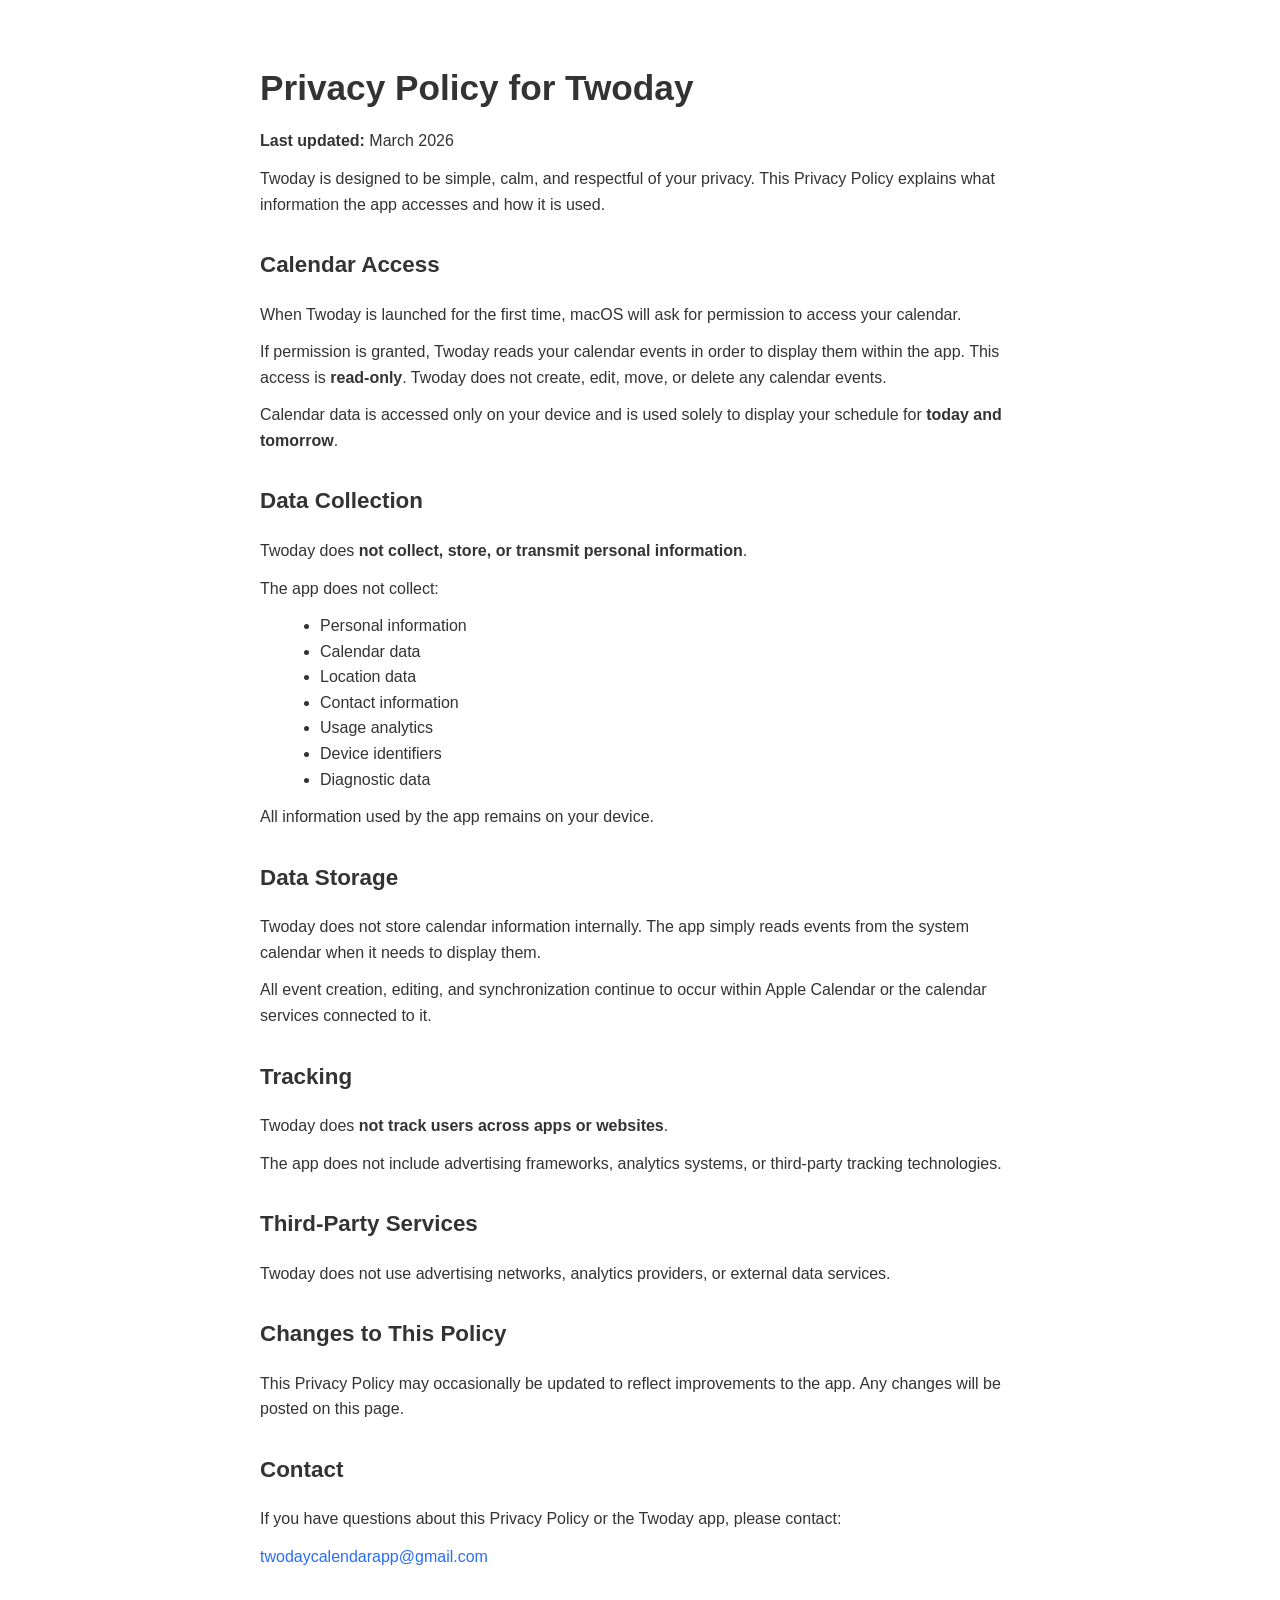
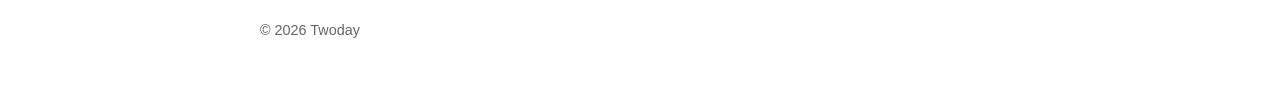
<file: privacy/index.html>
<!doctype html>
<html lang="en">
  <head>
    <meta charset="UTF-8" />
    <meta name="viewport" content="width=device-width, initial-scale=1.0" />
    <title>Privacy Policy – Twoday</title>

    <style>
      body {
        font-family:
          -apple-system, BlinkMacSystemFont, 'Segoe UI', Roboto, sans-serif;
        line-height: 1.6;
        max-width: 760px;
        margin: 60px auto;
        padding: 0 20px;
        color: #333;
      }

      h1 {
        font-size: 2.2em;
        margin-bottom: 10px;
      }

      h2 {
        margin-top: 30px;
        font-size: 1.4em;
      }

      p {
        margin: 12px 0;
      }

      ul {
        margin: 10px 0 10px 20px;
      }

      .footer {
        margin-top: 50px;
        font-size: 0.9em;
        color: #666;
      }

      a {
        color: #2a6df4;
        text-decoration: none;
      }

      a:hover {
        text-decoration: underline;
      }
    </style>
  </head>

  <body>
    <h1>Privacy Policy for Twoday</h1>
    <p><strong>Last updated:</strong> March 2026</p>

    <p>
      Twoday is designed to be simple, calm, and respectful of your privacy.
      This Privacy Policy explains what information the app accesses and how it
      is used.
    </p>

    <h2>Calendar Access</h2>

    <p>
      When Twoday is launched for the first time, macOS will ask for permission
      to access your calendar.
    </p>

    <p>
      If permission is granted, Twoday reads your calendar events in order to
      display them within the app. This access is <strong>read-only</strong>.
      Twoday does not create, edit, move, or delete any calendar events.
    </p>

    <p>
      Calendar data is accessed only on your device and is used solely to
      display your schedule for
      <strong>today and tomorrow</strong>.
    </p>

    <h2>Data Collection</h2>

    <p>
      Twoday does
      <strong>not collect, store, or transmit personal information</strong>.
    </p>

    <p>The app does not collect:</p>

    <ul>
      <li>Personal information</li>
      <li>Calendar data</li>
      <li>Location data</li>
      <li>Contact information</li>
      <li>Usage analytics</li>
      <li>Device identifiers</li>
      <li>Diagnostic data</li>
    </ul>

    <p>All information used by the app remains on your device.</p>

    <h2>Data Storage</h2>

    <p>
      Twoday does not store calendar information internally. The app simply
      reads events from the system calendar when it needs to display them.
    </p>

    <p>
      All event creation, editing, and synchronization continue to occur within
      Apple Calendar or the calendar services connected to it.
    </p>

    <h2>Tracking</h2>

    <p>Twoday does <strong>not track users across apps or websites</strong>.</p>

    <p>
      The app does not include advertising frameworks, analytics systems, or
      third-party tracking technologies.
    </p>

    <h2>Third-Party Services</h2>

    <p>
      Twoday does not use advertising networks, analytics providers, or external
      data services.
    </p>

    <h2>Changes to This Policy</h2>

    <p>
      This Privacy Policy may occasionally be updated to reflect improvements to
      the app. Any changes will be posted on this page.
    </p>

    <h2>Contact</h2>

    <p>
      If you have questions about this Privacy Policy or the Twoday app, please
      contact:
    </p>

    <p>
      <a href="mailto:twodaycalendarapp@gmail.com"
        >twodaycalendarapp@gmail.com</a
      >
    </p>

    <div class="footer">
      <p>© 2026 Twoday</p>
    </div>
  </body>
</html>
</file>
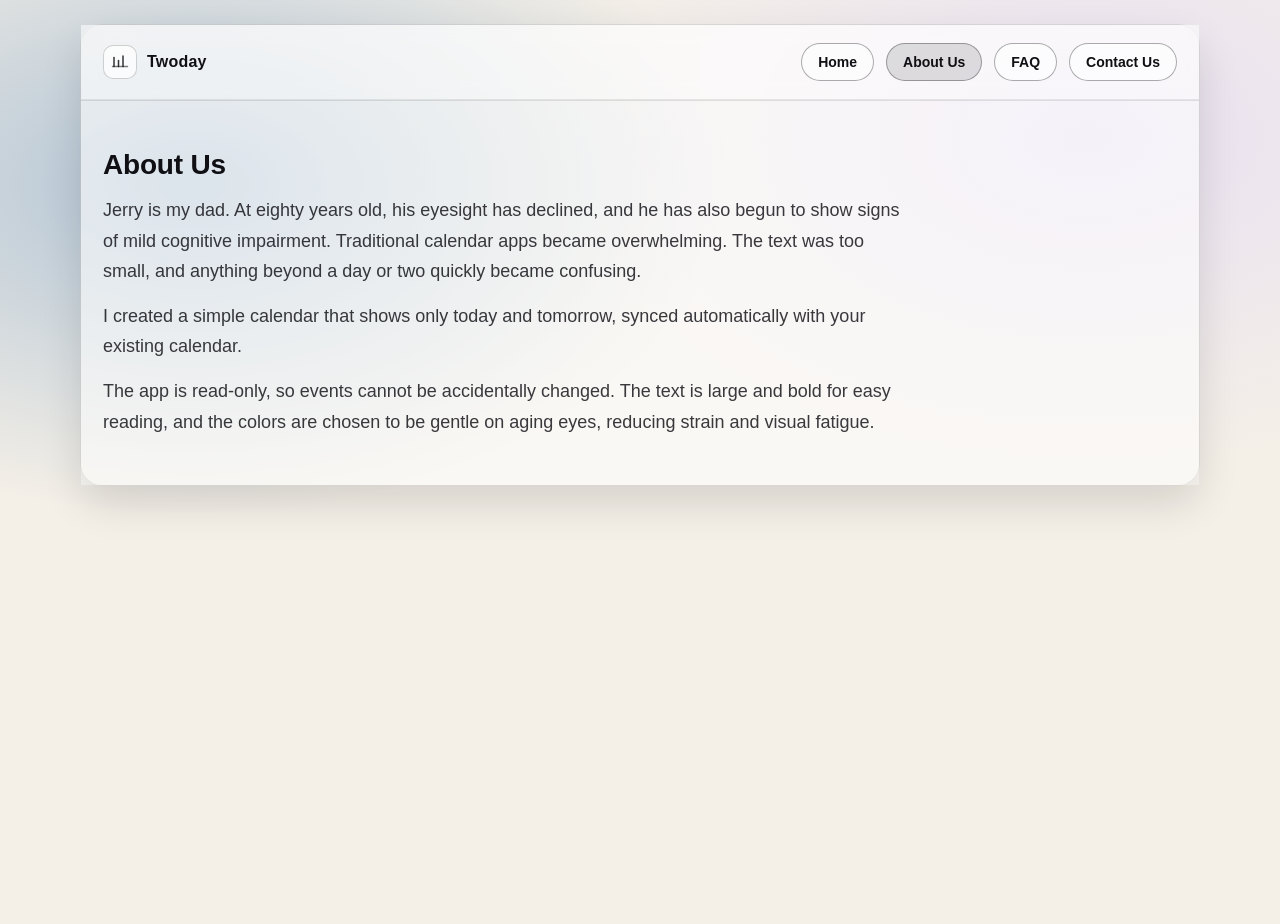
<file: about.html>
<!DOCTYPE html>
<html lang="en">
  <head>
    <meta charset="utf-8" />
    <meta name="viewport" content="width=device-width, initial-scale=1" />
    <title>Twoday · About</title>
    <link rel="stylesheet" href="styles.css" />
  </head>

  <body>
    <main class="frame">
      <header>
        <div class="brand" aria-label="Twoday">
          <div class="logo" aria-hidden="true">
            <svg
              width="18"
              height="18"
              viewBox="0 0 24 24"
              fill="none"
              xmlns="http://www.w3.org/2000/svg"
            >
              <path
                d="M4 18V6"
                stroke="rgba(15,15,20,0.85)"
                stroke-width="2"
                stroke-linecap="round"
              />
              <path
                d="M10 18V10"
                stroke="rgba(15,15,20,0.85)"
                stroke-width="2"
                stroke-linecap="round"
              />
              <path
                d="M16 18V4"
                stroke="rgba(15,15,20,0.85)"
                stroke-width="2"
                stroke-linecap="round"
              />
              <path
                d="M22 18H2"
                stroke="rgba(15,15,20,0.55)"
                stroke-width="2"
                stroke-linecap="round"
              />
            </svg>
          </div>
          <span>Twoday</span>
        </div>

        <nav aria-label="Primary">
          <a class="pill" href="index.html">Home</a>
          <a class="pill is-active" href="about.html">About Us</a>
          <a class="pill" href="faq.html">FAQ</a>
          <a class="pill" href="contact.html">Contact Us</a>
        </nav>
      </header>

      <section class="section" aria-label="About">
        <h2>About Us</h2>
        <p>
          Jerry is my dad. At eighty years old, his eyesight has declined, and
          he has also begun to show signs of mild cognitive impairment.
          Traditional calendar apps became overwhelming. The text was too small,
          and anything beyond a day or two quickly became confusing.
        </p>
        <p>
          I created a simple calendar that shows only today and tomorrow, synced
          automatically with your existing calendar.
        </p>
        <p>
          The app is read-only, so events cannot be accidentally changed. The
          text is large and bold for easy reading, and the colors are chosen to
          be gentle on aging eyes, reducing strain and visual fatigue.
        </p>
      </section>
    </main>
  </body>
</html>
</file>
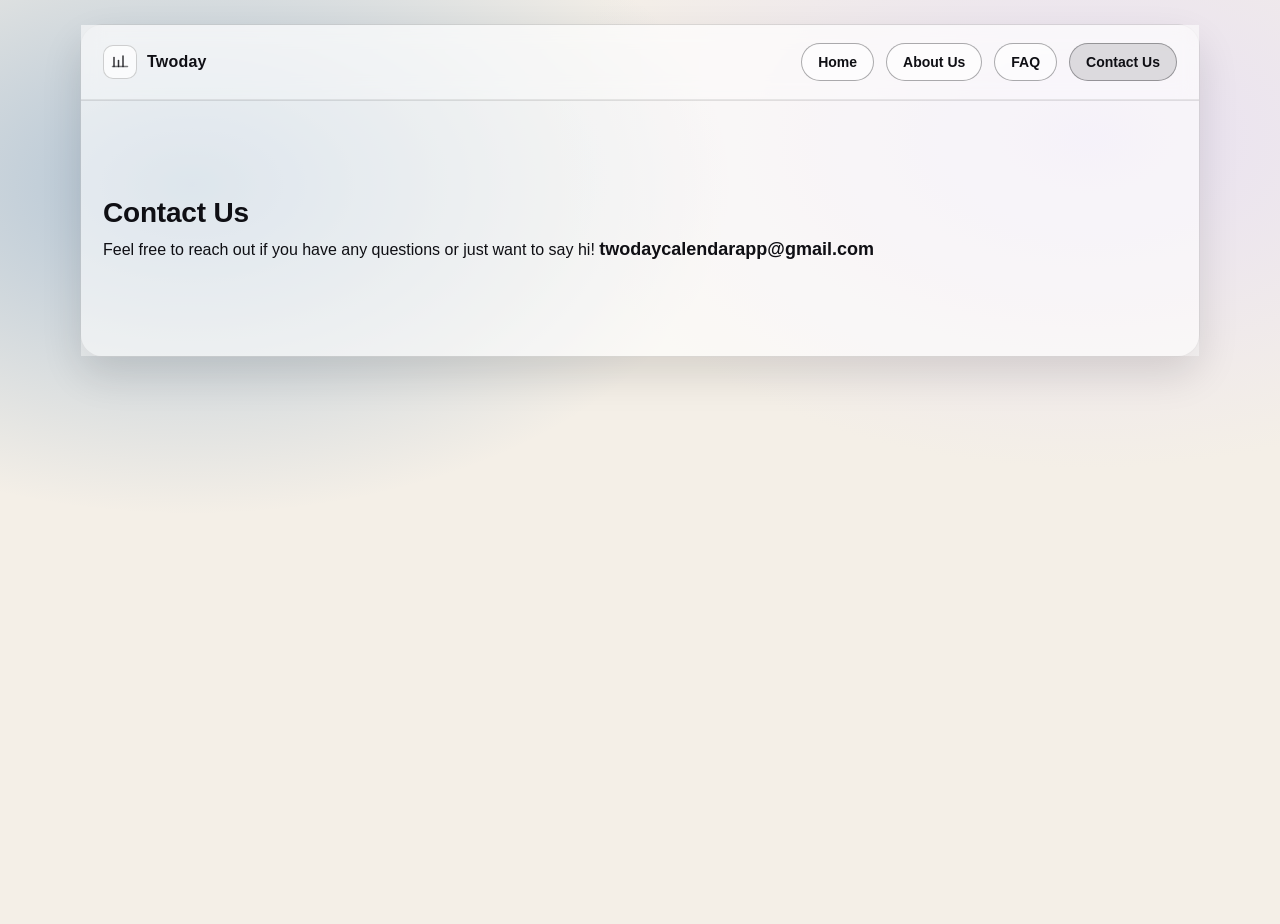
<file: contact.html>
<!doctype html>
<html lang="en">
  <head>
    <meta charset="utf-8" />
    <meta name="viewport" content="width=device-width, initial-scale=1" />
    <title>Twoday · Contact</title>
    <link rel="stylesheet" href="styles.css" />
  </head>

  <body>
    <main class="frame">
      <header>
        <div class="brand" aria-label="Twoday">
          <div class="logo" aria-hidden="true">
            <svg
              width="18"
              height="18"
              viewBox="0 0 24 24"
              fill="none"
              xmlns="http://www.w3.org/2000/svg"
            >
              <path
                d="M4 18V6"
                stroke="rgba(15,15,20,0.85)"
                stroke-width="2"
                stroke-linecap="round"
              />
              <path
                d="M10 18V10"
                stroke="rgba(15,15,20,0.85)"
                stroke-width="2"
                stroke-linecap="round"
              />
              <path
                d="M16 18V4"
                stroke="rgba(15,15,20,0.85)"
                stroke-width="2"
                stroke-linecap="round"
              />
              <path
                d="M22 18H2"
                stroke="rgba(15,15,20,0.55)"
                stroke-width="2"
                stroke-linecap="round"
              />
            </svg>
          </div>
          <span>Twoday</span>
        </div>

        <nav aria-label="Primary">
          <a class="pill" href="index.html">Home</a>
          <a class="pill" href="about.html">About Us</a>
          <a class="pill" href="faq.html">FAQ</a>
          <a class="pill is-active" href="contact.html">Contact Us</a>
        </nav>
      </header>

      <section class="footer" aria-label="Contact">
        <strong>Contact Us</strong>
        <div>
          Feel free to reach out if you have any questions or just want to say
          hi!
          <span class="email">twodaycalendarapp@gmail.com</span>
        </div>
      </section>
    </main>
  </body>
</html>
</file>
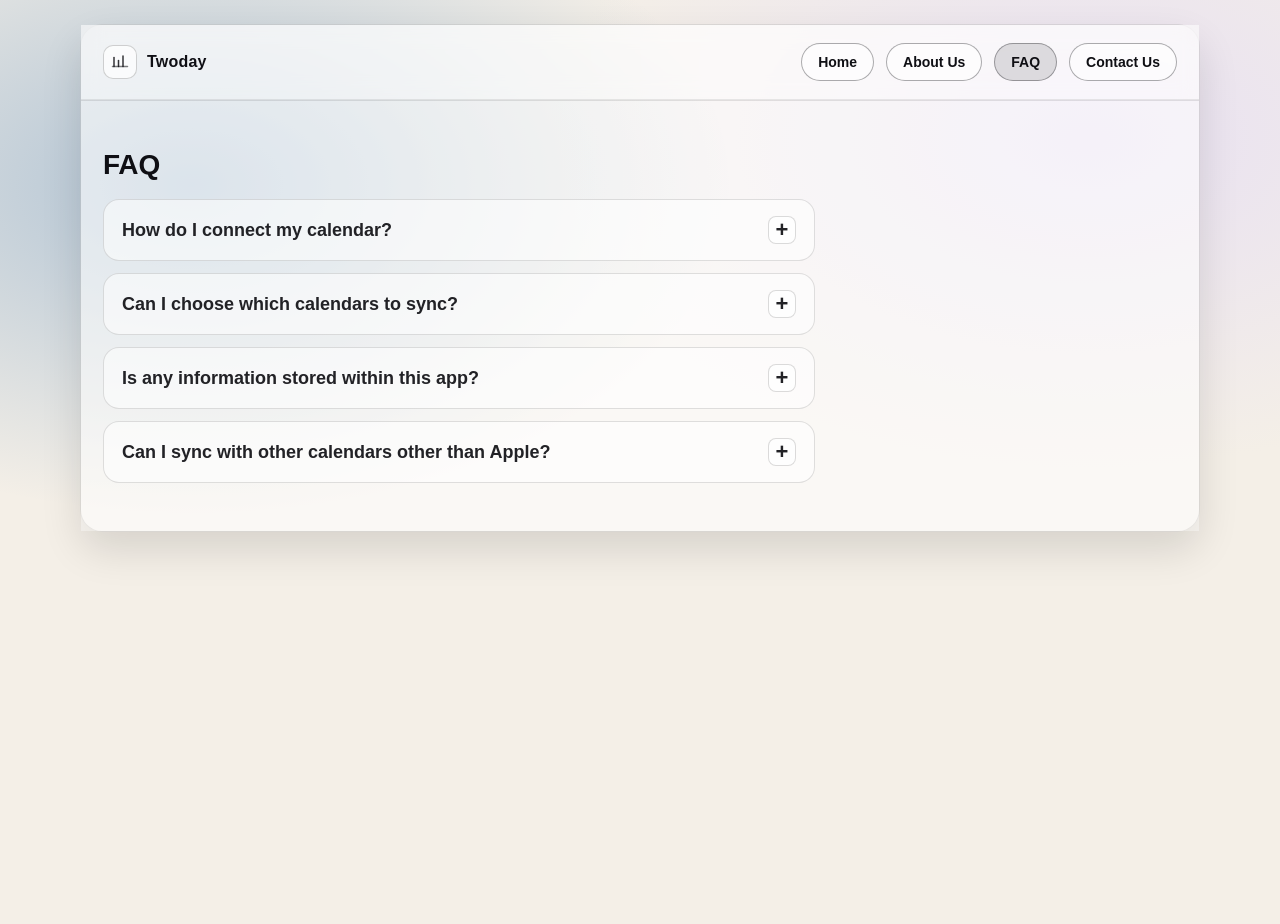
<file: faq.html>
<!doctype html>
<html lang="en">
  <head>
    <meta charset="utf-8" />
    <meta name="viewport" content="width=device-width, initial-scale=1" />
    <title>Twoday · FAQ</title>
    <link rel="stylesheet" href="styles.css" />
  </head>

  <body>
    <main class="frame">
      <header>
        <div class="brand" aria-label="Twoday">
          <div class="logo" aria-hidden="true">
            <svg
              width="18"
              height="18"
              viewBox="0 0 24 24"
              fill="none"
              xmlns="http://www.w3.org/2000/svg"
            >
              <path
                d="M4 18V6"
                stroke="rgba(15,15,20,0.85)"
                stroke-width="2"
                stroke-linecap="round"
              />
              <path
                d="M10 18V10"
                stroke="rgba(15,15,20,0.85)"
                stroke-width="2"
                stroke-linecap="round"
              />
              <path
                d="M16 18V4"
                stroke="rgba(15,15,20,0.85)"
                stroke-width="2"
                stroke-linecap="round"
              />
              <path
                d="M22 18H2"
                stroke="rgba(15,15,20,0.55)"
                stroke-width="2"
                stroke-linecap="round"
              />
            </svg>
          </div>
          <span>Twoday</span>
        </div>

        <nav aria-label="Primary">
          <a class="pill" href="index.html">Home</a>
          <a class="pill" href="about.html">About Us</a>
          <a class="pill is-active" href="faq.html">FAQ</a>
          <a class="pill" href="contact.html">Contact Us</a>
        </nav>
      </header>

      <section class="section" aria-label="FAQ">
        <h2>FAQ</h2>

        <div class="faq">
          <details class="faq-item">
            <summary>
              <span>How do I connect my calendar?</span>
              <span class="plus" aria-hidden="true"></span>
            </summary>
            <div class="answer">
              The first time you launch Twoday, it will ask for permission to
              access your calendar. Click on Allow Full Access.
              <img
                class="faq-image faq-image--narrow"
                src="allowaccess.png"
                alt="Twoday calendar access permission prompt"
              />
              Twoday is read-only, so it will never write anything back to your
              calendar. There is no risk of accidentally moving, editing, or
              deleting an event. (This is actually a feature!) After granting
              access, then use Settings to select your calendars.
            </div>
          </details>

          <details class="faq-item">
            <summary>
              <span>Can I choose which calendars to sync?</span>
              <span class="plus" aria-hidden="true"></span>
            </summary>
            <div class="answer">
              Yes. In the <strong>Twoday → Settings</strong> menu, you can
              select which calendars to show. It is placed in Settings so it is
              less likely to be changed by accident.
              <img
                class="faq-image"
                src="settings.png"
                alt="Twoday settings screen showing calendar selection"
              />
            </div>
          </details>

          <details class="faq-item">
            <summary>
              <span>Is any information stored within this app?</span>
              <span class="plus" aria-hidden="true"></span>
            </summary>
            <div class="answer">
              No. You continue to use Apple Calendar to create and edit events.
              Twoday simply presents today and tomorrow in a cleaner,
              easier-to-read view.
            </div>
          </details>

          <details class="faq-item">
            <summary>
              <span>Can I sync with other calendars other than Apple?</span>
              <span class="plus" aria-hidden="true"></span>
            </summary>
            <div class="answer">
              Yes, indirectly. Twoday does not connect to Google Calendar or
              Outlook on its own, but Apple Calendar can subscribe to those
              calendars. Once they appear in Apple Calendar, Twoday can display
              them.
            </div>
          </details>
        </div>
      </section>
    </main>
  </body>
</html>
</file>
<file: styles.css>
:root {
  --ink: #0f0f14;
  --muted-ink: rgba(15, 15, 20, 0.72);
  --card-border: rgba(15, 15, 20, 0.28);
  --card-shadow: 0 18px 40px rgba(0, 0, 0, 0.12);
  --pill-bg: rgba(255, 255, 255, 0.55);
  --pill-border: rgba(15, 15, 20, 0.35);
  --pill-active: rgba(15, 15, 20, 0.12);
  --radius: 22px;
}

* {
  box-sizing: border-box;
}

html {
  scroll-behavior: smooth;
}

body {
  margin: 0;
  font-family: -apple-system, BlinkMacSystemFont, 'SF Pro Text',
    'SF Pro Display', 'Segoe UI', Roboto, Helvetica, Arial, sans-serif;
  color: var(--ink);
  background: radial-gradient(
      900px 550px at 15% 20%,
      rgba(47, 111, 175, 0.35),
      rgba(47, 111, 175, 0) 60%
    ),
    radial-gradient(
      900px 550px at 85% 15%,
      rgba(231, 223, 243, 0.9),
      rgba(231, 223, 243, 0) 60%
    ),
    linear-gradient(180deg, #f4efe7, #f4efe7);
  min-height: 100vh;
}

a {
  color: inherit;
}

.frame {
  width: min(1120px, calc(100% - 40px));
  margin: 24px auto 96px;
  border-radius: var(--radius);
  border: 1px solid rgba(0, 0, 0, 0.12);
  background: rgba(255, 255, 255, 0.32);
  box-shadow: var(--card-shadow);
  overflow: visible;
}

header {
  position: sticky;
  top: 0;
  z-index: 50;
  display: flex;
  align-items: center;
  justify-content: space-between;
  padding: 18px 22px;
  background: rgba(255, 255, 255, 0.55);
  backdrop-filter: blur(10px);
  -webkit-backdrop-filter: blur(10px);
  border-bottom: 1px solid rgba(0, 0, 0, 0.08);
}

.brand {
  display: flex;
  align-items: center;
  gap: 10px;
  font-weight: 700;
  letter-spacing: 0.2px;
}

.logo {
  width: 34px;
  height: 34px;
  border-radius: 10px;
  background: rgba(255, 255, 255, 0.7);
  border: 1px solid rgba(0, 0, 0, 0.18);
  display: grid;
  place-items: center;
}

.logo svg, .logo img {
  display: block;
}

.logo img {
  width: 18px;
  height: 18px;
}

nav {
  display: flex;
  gap: 12px;
  flex-wrap: wrap;
  justify-content: flex-end;
}

.pill {
  appearance: none;
  border: 1px solid var(--pill-border);
  background: var(--pill-bg);
  padding: 10px 16px;
  border-radius: 999px;
  font-size: 14px;
  font-weight: 600;
  cursor: pointer;
  transition: transform 120ms ease, background 120ms ease;
  text-decoration: none;
  display: inline-flex;
  align-items: center;
  gap: 6px;
}

.pill:hover {
  transform: translateY(-1px);
}

.pill.is-active {
  background: var(--pill-active);
}

.hero {
  padding: 28px 22px 34px;
  display: grid;
  grid-template-columns: 1.1fr 0.9fr;
  gap: 22px;
  align-items: center;
}

h1 {
  margin: 0;
  font-size: clamp(34px, 4.6vw, 56px);
  line-height: 1.05;
  letter-spacing: -0.8px;
}

.lede {
  margin: 14px 0 0;
  font-size: 18px;
  line-height: 1.55;
  color: var(--muted-ink);
  max-width: 56ch;
}

.cta-row {
  margin-top: 22px;
  display: flex;
  gap: 12px;
  flex-wrap: wrap;
  align-items: center;
}

.badge {
  display: inline-flex;
  align-items: center;
  gap: 10px;
  padding: 11px 14px;
  border-radius: 999px;
  border: 1px solid var(--card-border);
  background: rgba(255, 255, 255, 0.55);
  font-weight: 700;
  font-size: 14px;
}

.mock {
  position: relative;
  border-radius: 18px;
  border: 1px solid rgba(0, 0, 0, 0.16);
  background: rgba(255, 255, 255, 0.5);
  padding: 14px;
  box-shadow: 0 14px 28px rgba(0, 0, 0, 0.1);
}

.mock img {
  width: 100%;
  height: auto;
  display: block;
  border-radius: 12px;
}

.section {
  padding: 48px 22px;
  background: rgba(255, 255, 255, 0.34);
  border-top: 1px solid rgba(0, 0, 0, 0.1);
}

.section h2 {
  margin: 0;
  font-size: 28px;
  letter-spacing: -0.2px;
}

.section p {
  margin: 14px 0 0;
  font-size: 18px;
  line-height: 1.7;
  color: rgba(15, 15, 20, 0.82);
  max-width: 80ch;
}

.footer {
  padding: 96px 22px;
  background: rgba(255, 255, 255, 0.38);
  border-top: 1px solid rgba(0, 0, 0, 0.1);
  display: grid;
  gap: 10px;
}

.footer strong {
  font-size: 28px;
  letter-spacing: -0.2px;
}

.email {
  font-weight: 700;
  font-size: 18px;
}

.faq {
  margin-top: 18px;
  display: grid;
  gap: 12px;
  max-width: 80ch;
}

.faq-item {
  border: 1px solid rgba(0, 0, 0, 0.12);
  border-radius: 16px;
  background: rgba(255, 255, 255, 0.55);
  overflow: hidden;
}

.faq-item summary {
  list-style: none;
  cursor: pointer;
  padding: 16px 18px;
  display: flex;
  align-items: center;
  justify-content: space-between;
  gap: 16px;
  font-size: 18px;
  font-weight: 650;
  color: rgba(15, 15, 20, 0.92);
}

.faq-item summary::-webkit-details-marker {
  display: none;
}

.faq-item .plus {
  font-size: 22px;
  line-height: 1;
  width: 28px;
  height: 28px;
  display: grid;
  place-items: center;
  border-radius: 8px;
  border: 1px solid rgba(0, 0, 0, 0.14);
  background: rgba(255, 255, 255, 0.65);
  flex: 0 0 auto;
}

.faq-item[open] .plus::before {
  content: '×';
}

.faq-item:not([open]) .plus::before {
  content: '+';
}

.faq-item .answer {
  padding: 0 18px 18px;
  font-size: 18px;
  line-height: 1.7;
  color: rgba(15, 15, 20, 0.82);
}

.faq-image {
  display: block;
  width: min(100%, 360px);
  margin: 18px 0;
  border-radius: 14px;
  border: 1px solid rgba(0, 0, 0, 0.12);
  box-shadow: 0 10px 24px rgba(0, 0, 0, 0.08);
}

.faq-image--narrow {
  width: min(100%, 180px);
}

@media (max-width: 920px) {
  .hero {
    grid-template-columns: 1fr;
  }

  nav {
    justify-content: flex-start;
  }
}
</file>
